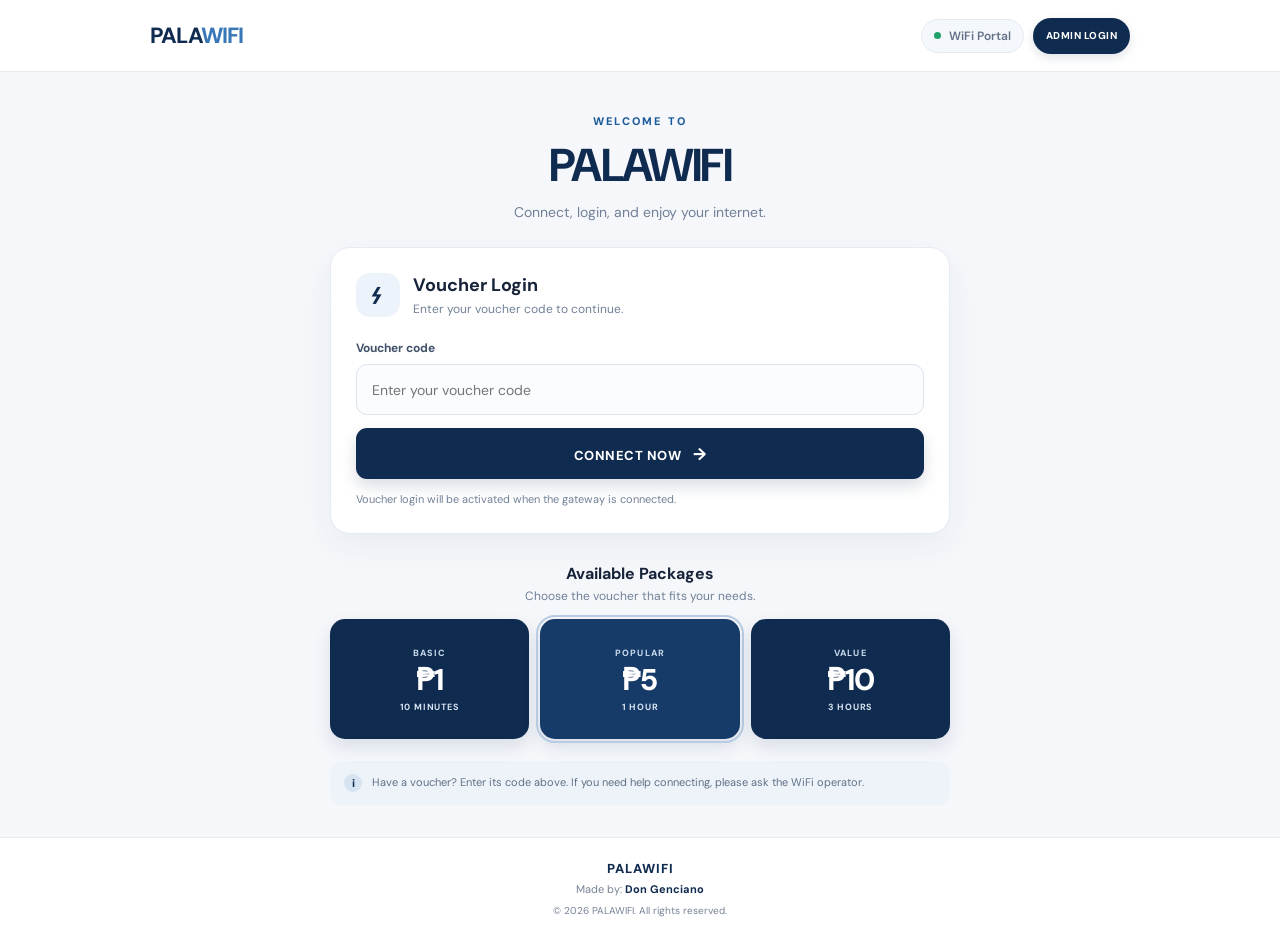
<file: index.html>
<!doctype html>
<html lang="en">
<head>
  <meta charset="utf-8">
  <meta name="viewport" content="width=device-width, initial-scale=1">
  <meta name="theme-color" content="#102b50">
  <title>PALAWIFI | Connect and Enjoy</title>
  <meta name="description" content="PALAWIFI voucher login portal. Made by Don Genciano.">
  <link rel="stylesheet" href="styles.css">
</head>
<body>
  <header class="site-header">
    <a class="brand" href="#" aria-label="PALAWIFI home">PALA<span>WIFI</span></a>
    <div class="header-actions">
      <span class="status"><i></i> WiFi Portal</span>
      <a class="admin-login-link" href="admin.html" aria-label="Open admin login">ADMIN LOGIN</a>
    </div>
  </header>

  <main class="page-wrap">
    <section class="welcome">
      <div class="eyebrow">WELCOME TO</div>
      <h1>PALAWIFI</h1>
      <p class="subtitle">Connect, login, and enjoy your internet.</p>
    </section>

    <section class="login-card" aria-labelledby="login-title">
      <div class="card-heading">
        <div class="wifi-mark" aria-hidden="true">⌁</div>
        <div>
          <h2 id="login-title">Voucher Login</h2>
          <p>Enter your voucher code to continue.</p>
        </div>
      </div>
      <form id="voucher-form">
        <label for="voucher-code">Voucher code</label>
        <input id="voucher-code" name="voucher" type="text"
               placeholder="Enter your voucher code" autocomplete="off"
               autocapitalize="characters" spellcheck="false" required>
        <button class="connect-button" type="submit">CONNECT NOW <span aria-hidden="true">→</span></button>
        <p class="form-message" id="form-message" role="status" aria-live="polite">
          Voucher login will be activated when the gateway is connected.
        </p>
      </form>
    </section>

    <section class="packages" aria-labelledby="packages-title">
      <div class="section-heading">
        <h2 id="packages-title">Available Packages</h2>
        <p>Choose the voucher that fits your needs.</p>
      </div>
      <div class="package-grid">
        <article class="package-card">
          <span class="package-label">BASIC</span>
          <div class="price">₱1</div>
          <div class="duration">10 MINUTES</div>
        </article>
        <article class="package-card featured">
          <span class="package-label">POPULAR</span>
          <div class="price">₱5</div>
          <div class="duration">1 HOUR</div>
        </article>
        <article class="package-card">
          <span class="package-label">VALUE</span>
          <div class="price">₱10</div>
          <div class="duration">3 HOURS</div>
        </article>
      </div>
    </section>

    <section class="help-note">
      <span class="info-icon" aria-hidden="true">i</span>
      <p>Have a voucher? Enter its code above. If you need help connecting, please ask the WiFi operator.</p>
    </section>
  </main>

  <footer>
    <div class="footer-brand">PALAWIFI</div>
    <div>Made by: <strong>Don Genciano</strong></div>
    <small>© <span id="year"></span> PALAWIFI. All rights reserved.</small>
  </footer>
  <script src="app.js"></script>
</body>
</html>
</file>
<file: styles.css>
@import url('https://fonts.googleapis.com/css2?family=DM+Sans:wght@400;500;600;700;800&display=swap');

:root {
  --navy: #102b50;
  --navy-dark: #0b203d;
  --blue: #1c5b9b;
  --ink: #172338;
  --muted: #718096;
  --line: #e6ebf2;
  --surface: #ffffff;
  --page: #f5f7fb;
}

* { box-sizing: border-box; }
html { min-width: 320px; }
body {
  margin: 0;
  background: var(--page);
  color: var(--ink);
  font-family: "DM Sans", Arial, sans-serif;
  -webkit-font-smoothing: antialiased;
}
.site-header {
  height: 72px;
  padding: 0 max(22px, calc((100% - 980px) / 2));
  display: flex;
  align-items: center;
  justify-content: space-between;
  background: var(--surface);
  border-bottom: 1px solid var(--line);
}
.brand {
  color: var(--navy);
  font-size: 22px;
  font-weight: 800;
  letter-spacing: -.8px;
  text-decoration: none;
}
.brand span { color: #3978b8; }
.header-actions { display: flex; align-items: center; gap: 9px; }
.admin-login-link {
  display: inline-flex; align-items: center; justify-content: center;
  min-height: 36px; padding: 0 13px; border-radius: 999px;
  background: var(--navy); color: #fff; text-decoration: none;
  font-size: 10px; font-weight: 800; letter-spacing: .45px;
  box-shadow: 0 4px 10px rgba(16,43,80,.13);
}
.admin-login-link:active { background: var(--navy-dark); transform: translateY(1px); }
.status {
  display: inline-flex;
  align-items: center;
  gap: 8px;
  color: #637187;
  font-size: 12px;
  font-weight: 600;
  background: #f4f7fb;
  border: 1px solid var(--line);
  border-radius: 999px;
  padding: 8px 12px;
}
.status i {
  width: 7px; height: 7px; border-radius: 50%;
  background: #22a06b; display: inline-block;
}
.page-wrap { width: min(100% - 32px, 620px); margin: 0 auto; }
.welcome { text-align: center; padding: 42px 12px 26px; }
.eyebrow {
  color: var(--blue); font-size: 11px; font-weight: 800;
  letter-spacing: 2.2px; margin-bottom: 7px;
}
h1 { margin: 0; color: var(--navy); font-size: clamp(34px, 8vw, 46px); letter-spacing: -1.8px; }
.subtitle { margin: 8px 0 0; color: var(--muted); font-size: 14px; }
.login-card {
  background: var(--surface); border: 1px solid var(--line);
  border-radius: 20px; padding: 25px; box-shadow: 0 12px 34px rgba(16,43,80,.06);
}
.card-heading { display: flex; gap: 13px; align-items: center; margin-bottom: 23px; }
.wifi-mark {
  width: 44px; height: 44px; border-radius: 14px;
  display: grid; place-items: center; background: #edf3fa;
  color: var(--navy); font-size: 35px; line-height: 1; transform: rotate(90deg);
}
h2 { margin: 0; color: var(--ink); font-size: 18px; }
.card-heading p, .section-heading p { margin: 4px 0 0; color: var(--muted); font-size: 12px; }
label { display: block; margin-bottom: 8px; font-size: 12px; font-weight: 700; color: #40516a; }
input {
  width: 100%; height: 51px; padding: 0 15px; border: 1px solid #dce3ed;
  border-radius: 11px; background: #fbfcfe; color: var(--ink);
  font: inherit; font-size: 14px; outline: none; transition: border .2s, box-shadow .2s;
}
input:focus { border-color: #477caf; box-shadow: 0 0 0 3px rgba(71,124,175,.13); }
.connect-button {
  width: 100%; min-height: 51px; margin-top: 13px; border: 0; border-radius: 11px;
  background: var(--navy); color: #fff; font: inherit; font-size: 13px;
  font-weight: 800; letter-spacing: .5px; cursor: pointer;
  box-shadow: 0 7px 15px rgba(16,43,80,.16);
}
.connect-button:active { background: var(--navy-dark); transform: translateY(1px); }
.connect-button span { margin-left: 8px; font-size: 17px; }
.form-message { min-height: 16px; margin: 12px 0 0; color: var(--muted); font-size: 11px; line-height: 1.5; }
.packages { padding: 29px 0 0; }
.section-heading { text-align: center; margin-bottom: 15px; }
.section-heading h2 { font-size: 16px; }
.package-grid { display: grid; grid-template-columns: repeat(3, 1fr); gap: 11px; }
.package-card {
  position: relative; min-height: 120px; padding: 17px 8px 14px;
  display: flex; flex-direction: column; align-items: center; justify-content: center;
  gap: 6px; color: #fff; background: var(--navy); border-radius: 15px;
  box-shadow: 0 8px 18px rgba(16,43,80,.12);
}
.package-card.featured { background: #173b68; outline: 2px solid #b7cce2; outline-offset: 2px; }
.package-label { color: #c6d8eb; font-size: 9px; font-weight: 800; letter-spacing: 1.2px; }
.price { font-size: 30px; line-height: 1; font-weight: 800; letter-spacing: -.8px; }
.duration { color: #d8e4f1; font-size: 9px; font-weight: 700; letter-spacing: .8px; }
.help-note {
  display: flex; gap: 10px; align-items: flex-start; margin: 22px 0 32px;
  padding: 13px 14px; background: #edf3f9; border-radius: 12px;
}
.info-icon {
  flex: 0 0 18px; width: 18px; height: 18px; border-radius: 50%;
  display: grid; place-items: center; background: #d6e4f2; color: var(--navy);
  font-size: 11px; font-weight: 800;
}
.help-note p { margin: 0; color: #607086; font-size: 11px; line-height: 1.6; }
footer {
  padding: 22px 16px 26px; text-align: center; background: #fff;
  border-top: 1px solid var(--line); color: #778397; font-size: 11px;
}
.footer-brand { margin-bottom: 5px; color: var(--navy); font-size: 13px; font-weight: 800; letter-spacing: 1px; }
footer strong { color: var(--navy); }
footer small { display: block; margin-top: 8px; font-size: 10px; }

@media (max-width: 420px) {
  .site-header { height: 62px; padding: 0 12px; }
  .header-actions { gap: 6px; }
  .status { padding: 7px 8px; font-size: 10px; gap: 6px; }
  .admin-login-link { min-height: 34px; padding: 0 9px; font-size: 9px; }
  .page-wrap { width: min(100% - 26px, 620px); }
  .welcome { padding-top: 33px; }
  .login-card { padding: 20px 17px; }
  .package-grid { gap: 8px; }
  .package-card { min-height: 108px; border-radius: 12px; }
  .price { font-size: 27px; }
  .duration { font-size: 8px; }
}
</file>
